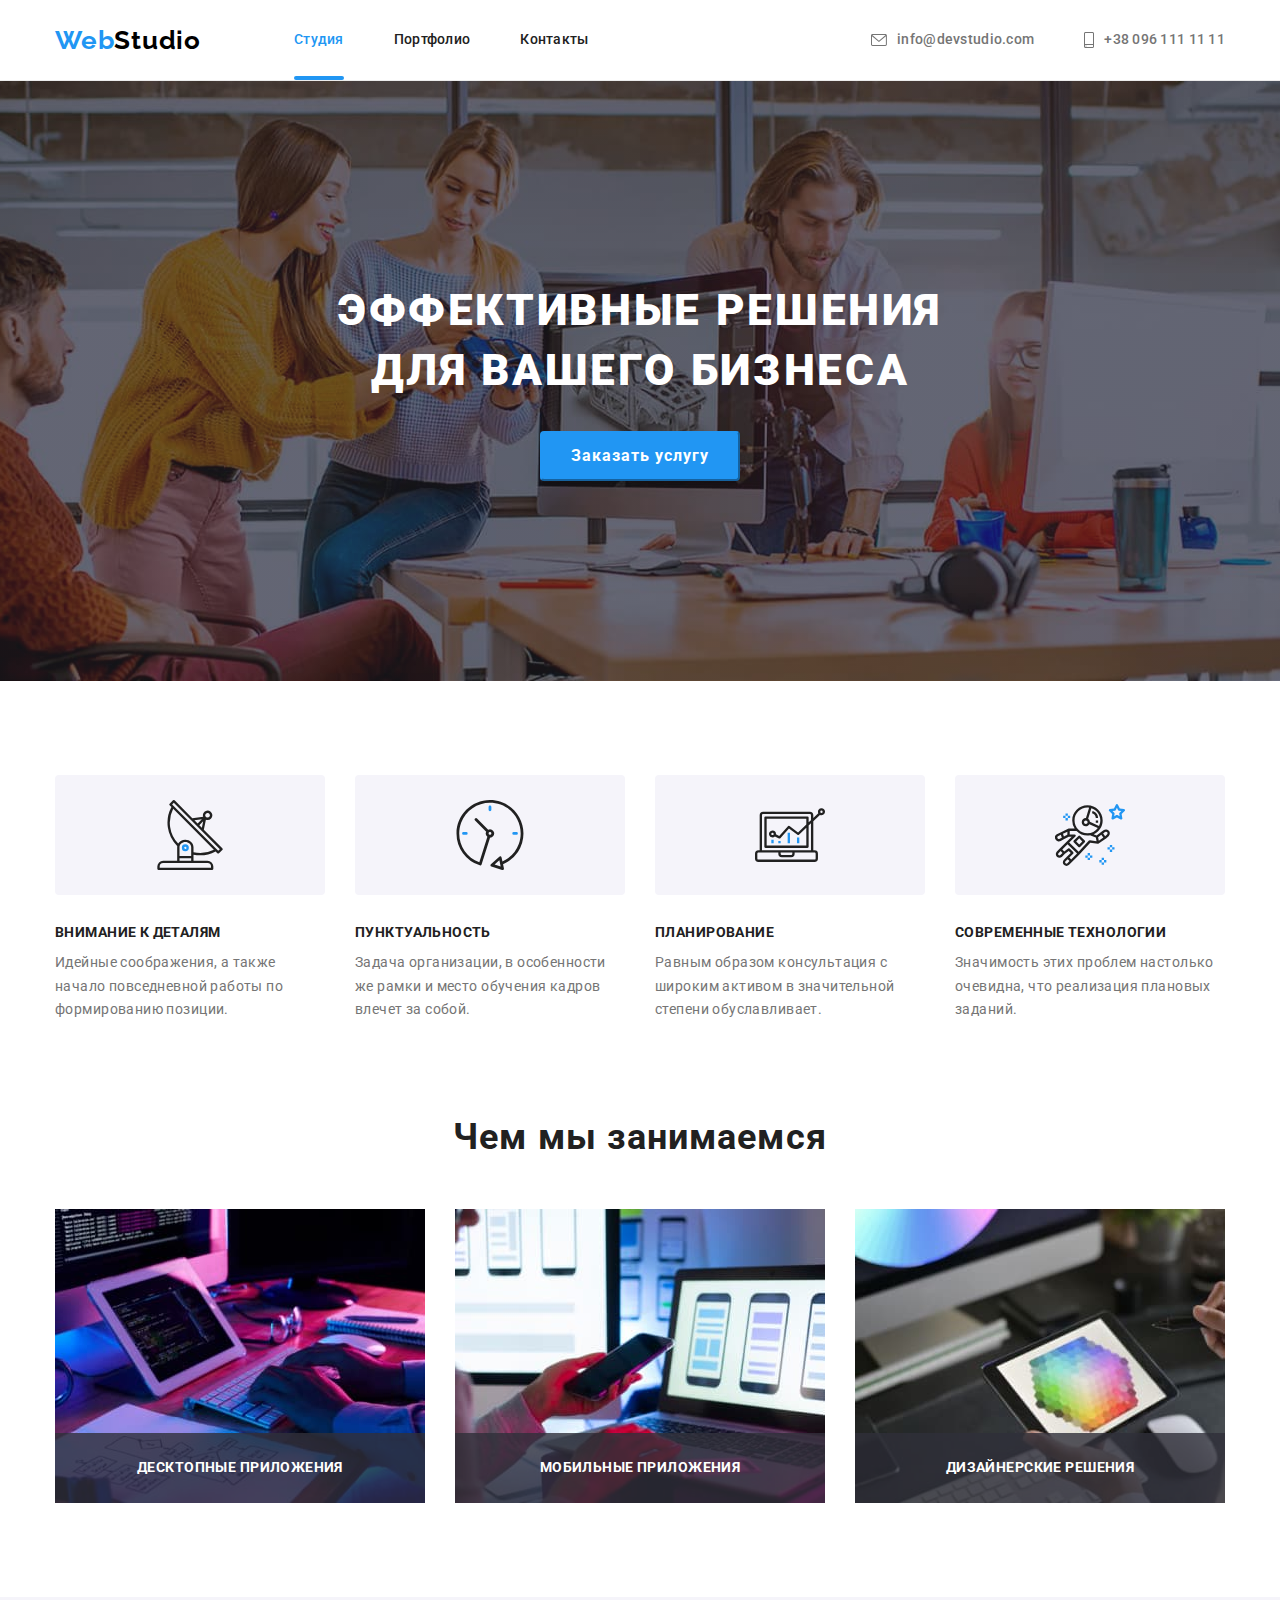
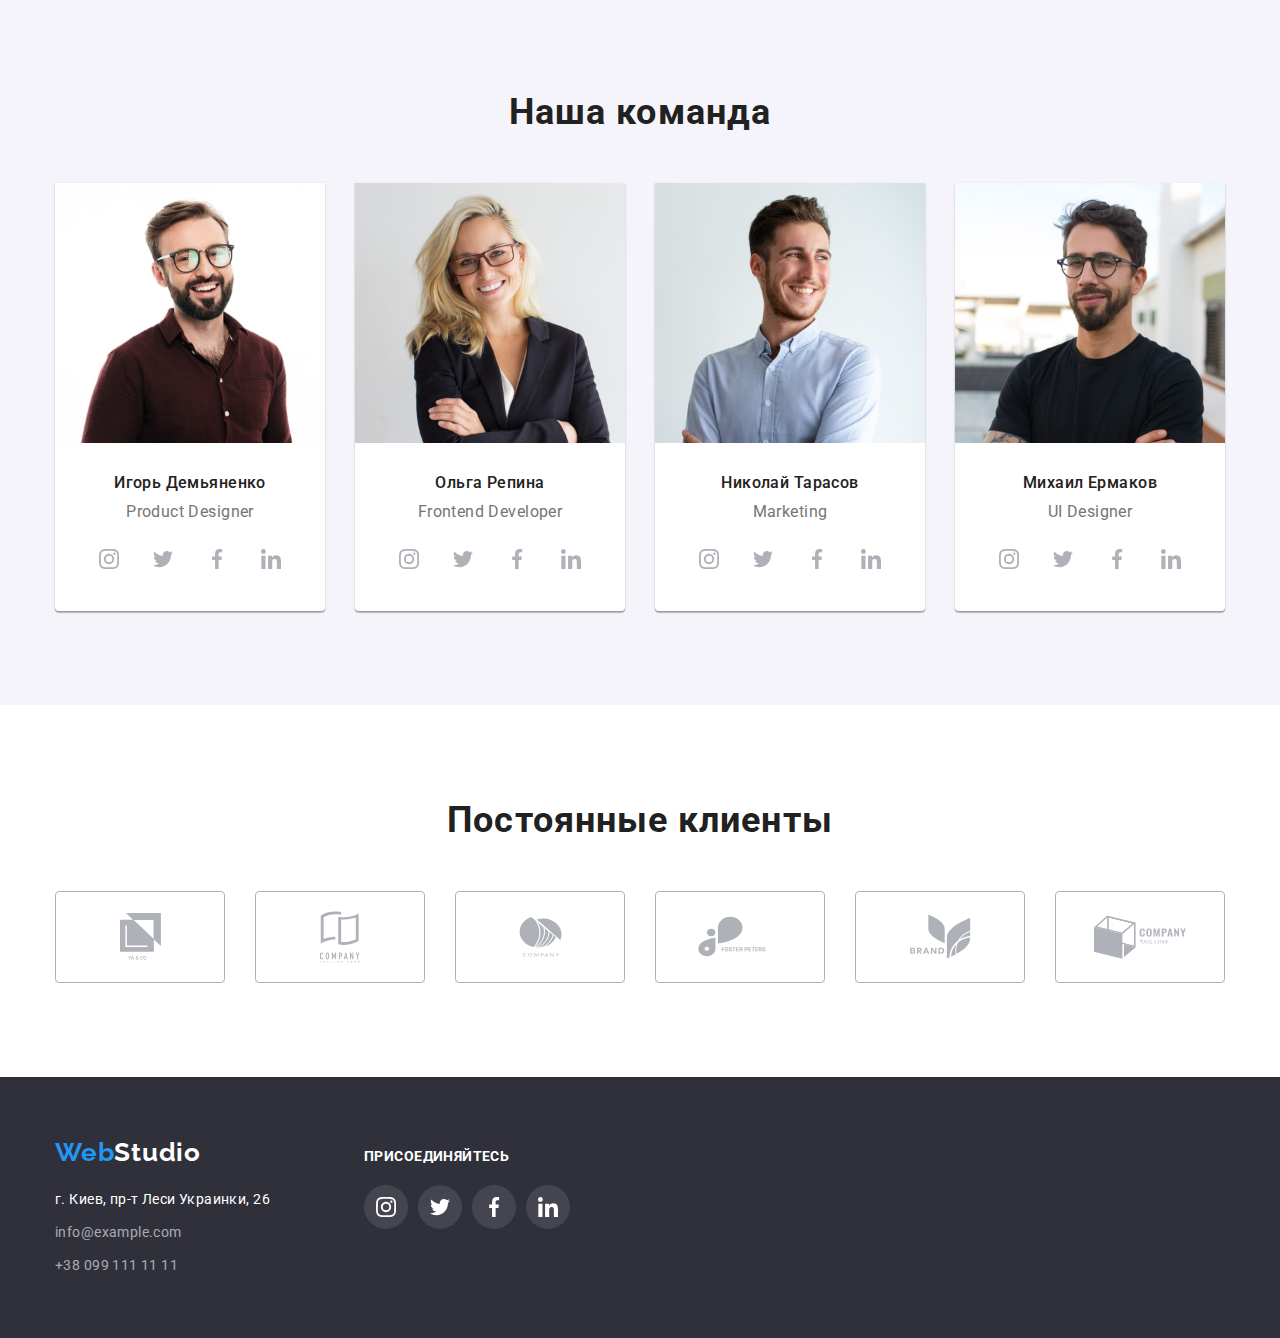
<file: index.html>
<!DOCTYPE html>
<html lang="ru">
  <head>
    <meta charset="UTF-8" />
    <meta http-equiv="X-UA-Compatible" content="IE=edge" />
    <meta name="viewport" content="width=device-width, initial-scale=1.0" />
    <link rel="preconnect" href="https://fonts.googleapis.com" />
    <link rel="preconnect" href="https://fonts.gstatic.com" crossorigin />
    <link
      href="https://fonts.googleapis.com/css2?family=Raleway:wght@700&family=Roboto:wght@400;500;700;900&display=swap"
      rel="stylesheet"
    />
    <title>WebStudio</title>
    <!-- Normalize styles -->
    <link
      rel="stylesheet"
      href="https://cdnjs.cloudflare.com/ajax/libs/modern-normalize/1.1.0/modern-normalize.css"
    />
    <link rel="stylesheet" href="./styles/styles.css" />
  </head>

  <body>
    <!-- Header -->
    <header>
      <div class="container header-container">
        <!-- Navigation -->
        <nav class="nav-container">
          <a class="logo" href="./index.html">
            <span class="logo-color">Web</span>Studio</a
          >
          <ul class="nav-link-container">
            <li class="link-item">
              <a class="nav-link current" href="./index.html">Студия</a>
            </li>
            <li class="link-item">
              <a class="nav-link" href="./portfolio.html">Портфолио</a>
            </li>
            <li class="link-item">
              <a class="nav-link" href="#Contacts">Контакты</a>
            </li>
          </ul>
        </nav>
        <!--Contacts-->
        <ul class="head-contacts">
          <li class="contacts-item">
            <a class="contact-header" href="mailto:info@devstudio.com">
              <svg class="icon-contact" width="16" height="12">
                <use href="./images/icons.svg#icon-envelope"></use>
              </svg>
              info@devstudio.com</a
            >
          </li>
          <li class="contacts-item tel">
            <a class="contact-header" href="tel:+380961111111"
              ><svg class="icon-contact" width="10" height="16">
                <use href="./images/icons.svg#icon-smartphone"></use>
              </svg>
              +38 096 111 11 11</a
            >
          </li>
        </ul>
      </div>
    </header>
    <!-- Main -->
    <main>
      <!-- Order -->
      <section class="hero-section">
        <div class="container centered hero">
          <h1 class="hero-title">Эффективные решения для вашего бизнеса</h1>

          <button class="main-btn" data-modal-open type="button">
            Заказать услугу
          </button>
          <div class="backdrop is-hidden" data-modal>
            <div class="hero-modal">
              <button class="btn-modal-close" data-modal-close type="button">
                <svg width="18" height="18">
                  <use href="./images/icons.svg#icon-close-black"></use>
                </svg>
              </button>
            </div>
          </div>
        </div>
      </section>
      <!-- Benefits -->
      <section>
        <div class="container benefits">
          <h2 class="visually-hidden">Преимущества</h2>
          <ul class="benefits-list">
            <li class="benefits-item">
              <div class="icon-benefits">
                <svg width="70" height="70">
                  <use href="./images/icons.svg#icon-antenna"></use>
                </svg>
              </div>
              <h3 class="benefits-subtitle">Внимание к деталям</h3>
              <p>
                Идейные соображения, а также начало повседневной работы по
                формированию позиции.
              </p>
            </li>
            <li class="benefits-item">
              <div class="icon-benefits">
                <svg width="70" height="70">
                  <use href="./images/icons.svg#icon-clock"></use>
                </svg>
              </div>
              <h3 class="benefits-subtitle">Пунктуальность</h3>
              <p>
                Задача организации, в особенности же рамки и место обучения
                кадров влечет за собой.
              </p>
            </li>
            <li class="benefits-item">
              <div class="icon-benefits">
                <svg width="70" height="70">
                  <use href="./images/icons.svg#icon-diagram"></use>
                </svg>
              </div>
              <h3 class="benefits-subtitle">Планирование</h3>
              <p>
                Равным образом консультация с широким активом в значительной
                степени обуславливает.
              </p>
            </li>
            <li class="benefits-item">
              <div class="icon-benefits">
                <svg width="70" height="70">
                  <use href="./images/icons.svg#icon-astronaut"></use>
                </svg>
              </div>
              <h3 class="benefits-subtitle">Современные технологии</h3>
              <p>
                Значимость этих проблем настолько очевидна, что реализация
                плановых заданий.
              </p>
            </li>
          </ul>
        </div>
      </section>
      <!-- Services -->
      <section class="services">
        <div class="container services">
          <h2 class="section-title">Чем мы занимаемся</h2>
          <ul class="selection-list">
            <li class="selection-item">
              <img
                src="./images/services/box1.jpg"
                alt="Приложения для ПК"
                width="370"
                height="294"
              />
              <h3 class="selection-item-text">Десктопные приложения</h3>
            </li>
            <li class="selection-item">
              <img
                src="./images/services/box2.jpg"
                alt="Приложения для телефонов"
                width="370"
                height="294"
              />
              <h3 class="selection-item-text">Мобильные приложения</h3>
            </li>
            <li class="selection-item">
              <img
                src="./images/services/box3.jpg"
                alt="Приложения для планшетов"
                width="370"
                height="294"
              />
              <h3 class="selection-item-text">Дизайнерские решения</h3>
            </li>
          </ul>
        </div>
      </section>
      <!-- Team -->
      <section class="section-team">
        <div class="container team">
          <h2 class="section-title">Наша команда</h2>
          <ul class="team-list">
            <li class="team-item">
              <img
                src="./images/team/pr-designer.jpg"
                alt="Игорь Демьяненко"
                width="270"
                height="260"
              />
              <h3 class="team-subtitle">Игорь Демьяненко</h3>
              <p class="job-title" lang="en">Product Designer</p>
              <ul class="social-link-list">
                <li class="social-item">
                  <a
                    class="social-link-item"
                    href="#"
                    target="_blank"
                    rel="noopener noreferrer"
                    aria-label="instagram"
                    ><svg class="social-link" width="20" height="20">
                      <use href="./images/icons.svg#icon-instagram"></use>
                    </svg>
                  </a>
                </li>
                <li class="social-item">
                  <a
                    class="social-link-item"
                    href="#"
                    target="_blank"
                    rel="noopener noreferrer"
                    aria-label="instagram"
                    ><svg class="social-link" width="20" height="20">
                      <use href="./images/icons.svg#icon-twitter"></use>
                    </svg>
                  </a>
                </li>
                <li class="social-item">
                  <a
                    class="social-link-item"
                    href="#"
                    target="_blank"
                    rel="noopener noreferrer"
                    aria-label="instagram"
                    ><svg class="social-link" width="20" height="20">
                      <use href="./images/icons.svg#icon-facebook"></use>
                    </svg>
                  </a>
                </li>
                <li class="social-item">
                  <a
                    class="social-link-item"
                    href="#"
                    target="_blank"
                    rel="noopener noreferrer"
                    aria-label="instagram"
                    ><svg class="social-link" width="20" height="20">
                      <use href="./images/icons.svg#icon-linkedin"></use>
                    </svg>
                  </a>
                </li>
              </ul>
            </li>
            <li class="team-item">
              <img
                src="./images/team/developer.jpg"
                alt="Ольга Репина"
                width="270"
                height="260"
              />
              <h3 class="team-subtitle">Ольга Репина</h3>
              <p class="job-title" lang="en">Frontend Developer</p>
              <ul class="social-link-list">
                <li class="social-item">
                  <a
                    class="social-link-item"
                    href="#"
                    target="_blank"
                    rel="noopener noreferrer"
                    aria-label="instagram"
                    ><svg class="social-link" width="20" height="20">
                      <use href="./images/icons.svg#icon-instagram"></use>
                    </svg>
                  </a>
                </li>
                <li class="social-item">
                  <a
                    class="social-link-item"
                    href="#"
                    target="_blank"
                    rel="noopener noreferrer"
                    aria-label="instagram"
                    ><svg class="social-link" width="20" height="20">
                      <use href="./images/icons.svg#icon-twitter"></use>
                    </svg>
                  </a>
                </li>
                <li class="social-item">
                  <a
                    class="social-link-item"
                    href="#"
                    target="_blank"
                    rel="noopener noreferrer"
                    aria-label="instagram"
                    ><svg class="social-link" width="20" height="20">
                      <use href="./images/icons.svg#icon-facebook"></use>
                    </svg>
                  </a>
                </li>
                <li class="social-item">
                  <a
                    class="social-link-item"
                    href="#"
                    target="_blank"
                    rel="noopener noreferrer"
                    aria-label="instagram"
                    ><svg class="social-link" width="20" height="20">
                      <use href="./images/icons.svg#icon-linkedin"></use>
                    </svg>
                  </a>
                </li>
              </ul>
            </li>
            <li class="team-item">
              <img
                src="./images/team/marketing.jpg"
                alt="Николай Тарасов"
                width="270"
                height="260"
              />
              <h3 class="team-subtitle">Николай Тарасов</h3>
              <p class="job-title" lang="en">Marketing</p>
              <ul class="social-link-list">
                <li class="social-item">
                  <a
                    class="social-link-item"
                    href="#"
                    target="_blank"
                    rel="noopener noreferrer"
                    aria-label="instagram"
                    ><svg class="social-link" width="20" height="20">
                      <use href="./images/icons.svg#icon-instagram"></use>
                    </svg>
                  </a>
                </li>
                <li class="social-item">
                  <a
                    class="social-link-item"
                    href="#"
                    target="_blank"
                    rel="noopener noreferrer"
                    aria-label="instagram"
                    ><svg class="social-link" width="20" height="20">
                      <use href="./images/icons.svg#icon-twitter"></use>
                    </svg>
                  </a>
                </li>
                <li class="social-item">
                  <a
                    class="social-link-item"
                    href="#"
                    target="_blank"
                    rel="noopener noreferrer"
                    aria-label="instagram"
                    ><svg class="social-link" width="20" height="20">
                      <use href="./images/icons.svg#icon-facebook"></use>
                    </svg>
                  </a>
                </li>
                <li class="social-item">
                  <a
                    class="social-link-item"
                    href="#"
                    target="_blank"
                    rel="noopener noreferrer"
                    aria-label="instagram"
                    ><svg class="social-link" width="20" height="20">
                      <use href="./images/icons.svg#icon-linkedin"></use>
                    </svg>
                  </a>
                </li>
              </ul>
            </li>
            <li class="team-item">
              <img
                src="./images/team/ui-designer.jpg"
                alt="Михаил Ермаков"
                width="270"
                height="260"
              />
              <h3 class="team-subtitle">Михаил Ермаков</h3>
              <p class="job-title" lang="en">UI Designer</p>
              <ul class="social-link-list">
                <li class="social-item">
                  <a
                    class="social-link-item"
                    href="#"
                    target="_blank"
                    rel="noopener noreferrer"
                    aria-label="instagram"
                    ><svg class="social-link" width="20" height="20">
                      <use href="./images/icons.svg#icon-instagram"></use>
                    </svg>
                  </a>
                </li>
                <li class="social-item">
                  <a
                    class="social-link-item"
                    href="#"
                    target="_blank"
                    rel="noopener noreferrer"
                    aria-label="instagram"
                    ><svg class="social-link" width="20" height="20">
                      <use href="./images/icons.svg#icon-twitter"></use>
                    </svg>
                  </a>
                </li>
                <li class="social-item">
                  <a
                    class="social-link-item"
                    href="#"
                    target="_blank"
                    rel="noopener noreferrer"
                    aria-label="instagram"
                    ><svg class="social-link" width="20" height="20">
                      <use href="./images/icons.svg#icon-facebook"></use>
                    </svg>
                  </a>
                </li>
                <li class="social-item">
                  <a
                    class="social-link-item"
                    href="#"
                    target="_blank"
                    rel="noopener noreferrer"
                    aria-label="instagram"
                    ><svg class="social-link" width="20" height="20">
                      <use href="./images/icons.svg#icon-linkedin"></use>
                    </svg>
                  </a>
                </li>
              </ul>
            </li>
          </ul>
        </div>
      </section>
      <!-- Regular customers -->
      <section>
        <div class="container">
          <h2 class="section-title">Постоянные клиенты</h2>
          <ul class="customers-title">
            <li class="customers-item">
              <a
                class="customers-link-item"
                href="#"
                target="_blank"
                rel="noopener noreferrer"
                aria-label="customers 1"
                ><svg class="icon-customers" width="41" height="47">
                  <use href="./images/icons.svg#icon-group1"></use>
                </svg>
              </a>
            </li>
            <li class="customers-item">
              <a
                class="customers-link-item"
                href="#"
                target="_blank"
                rel="noopener noreferrer"
                aria-label="customers 2"
                ><svg class="icon-customers" width="40" height="52">
                  <use href="./images/icons.svg#icon-group2"></use>
                </svg>
              </a>
            </li>
            <li class="customers-item">
              <a
                class="customers-link-item"
                href="#"
                target="_blank"
                rel="noopener noreferrer"
                aria-label="customers 3"
                ><svg class="icon-customers" width="43" height="41">
                  <use href="./images/icons.svg#icon-group3"></use>
                </svg>
              </a>
            </li>
            <li class="customers-item">
              <a
                class="customers-link-item"
                href="#"
                target="_blank"
                rel="noopener noreferrer"
                aria-label="customers 4"
                ><svg class="icon-customers" width="84" height="41">
                  <use href="./images/icons.svg#icon-group4"></use>
                </svg>
              </a>
            </li>
            <li class="customers-item">
              <a
                class="customers-link-item"
                href="#"
                target="_blank"
                rel="noopener noreferrer"
                aria-label="customers 5"
                ><svg class="icon-customers" width="63" height="45">
                  <use href="./images/icons.svg#icon-group5"></use>
                </svg>
              </a>
            </li>
            <li class="customers-item">
              <a
                class="customers-link-item"
                href="#"
                target="_blank"
                rel="noopener noreferrer"
                aria-label="customers 6"
                ><svg class="icon-customers" width="94" height="44">
                  <use href="./images/icons.svg#icon-group6"></use>
                </svg>
              </a>
            </li>
          </ul>
        </div>
      </section>
    </main>
    <!-- Footer -->
    <footer>
      <div class="container footer-container">
        <div>
          <a class="logo logo-footer" href="./index.html">
            <span class="logo-color">Web</span
            ><span class="logo-color-footer">Studio</span></a
          >
          <address id="Contacts">
            <ul>
              <li class="adress-item">
                <a
                  class="address-footer"
                  href="https://goo.gl/maps/XzDrCH9YL9LTSnce7"
                  target="_blank"
                  rel="noopener noreferrer"
                  >г. Киев, пр-т Леси Украинки, 26</a
                >
              </li>
              <li class="adress-item">
                <a class="contact-footer" href="mailto:info@example.com"
                  >info@example.com</a
                >
              </li>
              <li class="adress-item">
                <a class="contact-footer" href="tel:+380991111111"
                  >+38 099 111 11 11</a
                >
              </li>
            </ul>
          </address>
        </div>
        <div class="social-link-bloc">
          <p class="social-link-title">Присоединяйтесь</p>
          <ul class="social-link-list footer">
            <li class="social-item footer">
              <a
                class="social-link-item footer"
                href="#"
                target="_blank"
                rel="noopener noreferrer"
                aria-label="instagram"
                ><svg class="social-link" width="20" height="20">
                  <use href="./images/icons.svg#icon-instagram"></use>
                </svg>
              </a>
            </li>
            <li class="social-item footer">
              <a
                class="social-link-item footer"
                href="#"
                target="_blank"
                rel="noopener noreferrer"
                aria-label="instagram"
                ><svg class="social-link" width="20" height="20">
                  <use href="./images/icons.svg#icon-twitter"></use>
                </svg>
              </a>
            </li>
            <li class="social-item footer">
              <a
                class="social-link-item footer"
                href="#"
                target="_blank"
                rel="noopener noreferrer"
                aria-label="instagram"
                ><svg class="social-link" width="20" height="20">
                  <use href="./images/icons.svg#icon-facebook"></use>
                </svg>
              </a>
            </li>
            <li class="social-item footer">
              <a
                class="social-link-item footer"
                href="#"
                target="_blank"
                rel="noopener noreferrer"
                aria-label="instagram"
                ><svg class="social-link" width="20" height="20">
                  <use href="./images/icons.svg#icon-linkedin"></use>
                </svg>
              </a>
            </li>
          </ul>
        </div>
      </div>
    </footer>
    <script src="./js/modal.js"></script>
  </body>
</html>
</file>
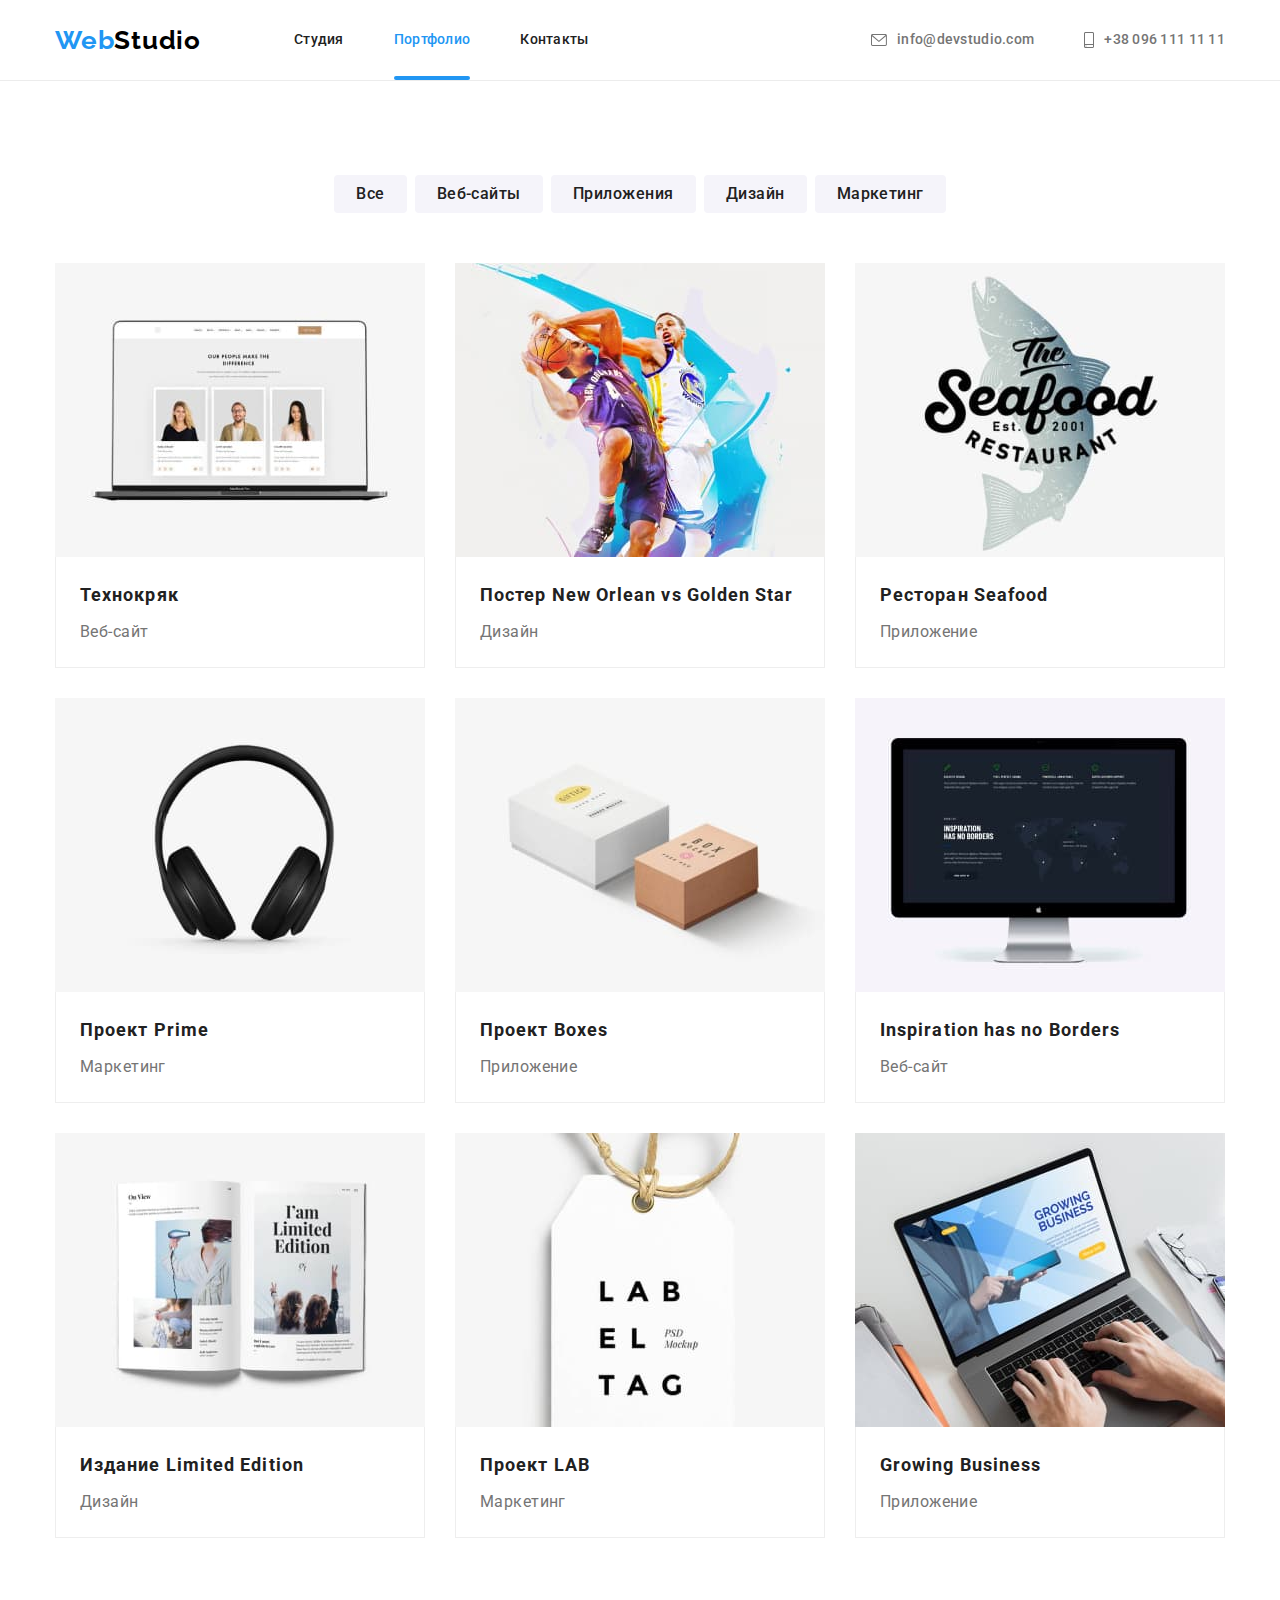
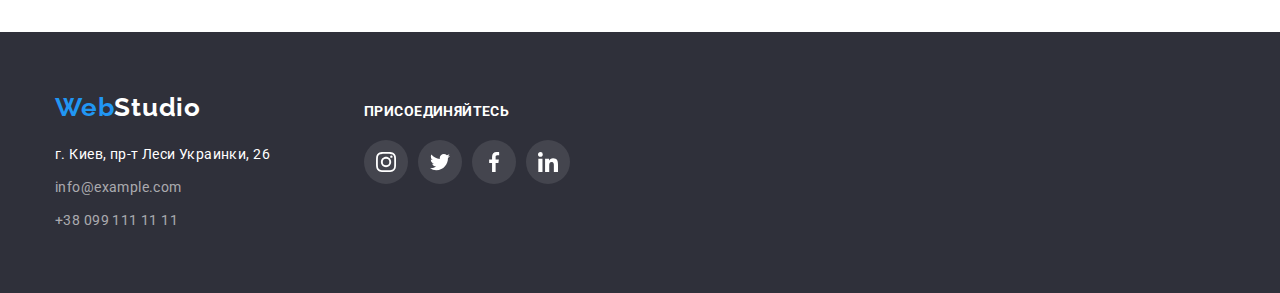
<file: portfolio.html>
<!DOCTYPE html>
<html lang="ru">
  <head>
    <meta charset="UTF-8" />
    <meta http-equiv="X-UA-Compatible" content="IE=edge" />
    <meta name="viewport" content="width=device-width, initial-scale=1.0" />
    <link rel="preconnect" href="https://fonts.googleapis.com" />
    <link rel="preconnect" href="https://fonts.gstatic.com" crossorigin />
    <link
      href="https://fonts.googleapis.com/css2?family=Raleway:wght@700&family=Roboto:wght@400;500;700;900&display=swap"
      rel="stylesheet"
    />
    <title>WebStudio</title>
    <!-- Normalize styles -->
    <link
      rel="stylesheet"
      href="https://cdnjs.cloudflare.com/ajax/libs/modern-normalize/1.1.0/modern-normalize.css"
    />
    <link rel="stylesheet" href="./styles/styles.css" />
  </head>
  <body>
    <!-- Header -->
    <header>
      <div class="container header-container">
        <!-- Navigation -->
        <nav class="nav-container">
          <a class="logo" href="./index.html">
            <span class="logo-color">Web</span>Studio</a
          >
          <ul class="nav-link-container">
            <li class="link-item">
              <a class="nav-link" href="./index.html">Студия</a>
            </li>
            <li class="link-item">
              <a class="nav-link current" href="./portfolio.html">Портфолио</a>
            </li>
            <li class="link-item">
              <a class="nav-link" href="#Contacts">Контакты</a>
            </li>
          </ul>
        </nav>
        <!--Contacts-->
        <ul class="head-contacts">
          <li class="contacts-item">
            <a class="contact-header" href="mailto:info@devstudio.com">
              <svg class="icon-contact" width="16" height="12">
                <use href="./images/icons.svg#icon-envelope"></use>
              </svg>
              info@devstudio.com</a
            >
          </li>
          <li class="contacts-item tel">
            <a class="contact-header" href="tel:+380961111111"
              ><svg class="icon-contact" width="10" height="16">
                <use href="./images/icons.svg#icon-smartphone"></use>
              </svg>
              +38 096 111 11 11</a
            >
          </li>
        </ul>
      </div>
    </header>
    <!-- Main -->
    <main>
      <!-- Works -->
      <section>
        <div class="container portfolio">
          <h1 class="visually-hidden">Примеры работ</h1>
          <!-- Works menu-->
          <ul class="works-menu">
            <li><button type="button" class="works-btn">Все</button></li>
            <li><button type="button" class="works-btn">Веб-сайты</button></li>
            <li><button type="button" class="works-btn">Приложения</button></li>
            <li><button type="button" class="works-btn">Дизайн</button></li>
            <li><button type="button" class="works-btn">Маркетинг</button></li>
          </ul>
          <!-- Work examples-->
          <ul class="work-examples">
            <li class="work-item">
              <a class="work-item-link" href="#">
                <div class="work-item-popup">
                  <img
                    src="./images/works/works1.jpg"
                    alt="Пример работы"
                    width="370"
                    height="294"
                  />
                  <p class="works-title-info">
                    Ресурс предлагает комплексные предложения с разным уровнем
                    функционала и сервисов. Все это позволит посетителю получить
                    исчерпывающие сведения о компании или частном лице.
                  </p>
                </div>
                <div class="work-item-info">
                  <h2 class="works-title">Технокряк</h2>
                  <p class="works-type">Веб-сайт</p>
                </div>
              </a>
            </li>
            <li class="work-item">
              <a class="work-item-link" href="#">
                <img
                  src="./images/works/works2.jpg"
                  alt="Пример работы"
                  width="370"
                  height="294"
                />
                <div class="work-item-info">
                  <h2 class="works-title">
                    Постер <span lang="en">New Orlean vs Golden Star</span>
                  </h2>
                  <p class="works-type">Дизайн</p>
                </div>
              </a>
            </li>
            <li class="work-item">
              <a class="work-item-link" href="#">
                <img
                  src="./images/works/works3.jpg"
                  alt="Пример работы"
                  width="370"
                  height="294"
                />
                <div class="work-item-info">
                  <h2 class="works-title">
                    Ресторан <span lang="en">Seafood</span>
                  </h2>
                  <p class="works-type">Приложение</p>
                </div>
              </a>
            </li>
            <li class="work-item">
              <a class="work-item-link" href="#">
                <img
                  src="./images/works/works4.jpg"
                  alt="Пример работы"
                  width="370"
                  height="294"
                />
                <div class="work-item-info">
                  <h2 class="works-title">
                    Проект <span lang="en">Prime</span>
                  </h2>
                  <p class="works-type">Маркетинг</p>
                </div>
              </a>
            </li>
            <li class="work-item">
              <a class="work-item-link" href="#">
                <img
                  src="./images/works/works5.jpg"
                  alt="Пример работы"
                  width="370"
                  height="294"
                />
                <div class="work-item-info">
                  <h2 class="works-title">
                    Проект <span lang="en">Boxes</span>
                  </h2>
                  <p class="works-type">Приложение</p>
                </div>
              </a>
            </li>
            <li class="work-item">
              <a class="work-item-link" href="#">
                <img
                  src="./images/works/works6.jpg"
                  alt="Пример работы"
                  width="370"
                  height="294"
                />
                <div class="work-item-info">
                  <h2 class="works-title" lang="en">
                    Inspiration has no Borders
                  </h2>
                  <p class="works-type">Веб-сайт</p>
                </div>
              </a>
            </li>
            <li class="work-item">
              <a class="work-item-link" href="#">
                <img
                  src="./images/works/works7.jpg"
                  alt="Пример работы"
                  width="370"
                  height="294"
                />
                <div class="work-item-info">
                  <h2 class="works-title">
                    Издание <span lang="en">Limited Edition</span>
                  </h2>
                  <p class="works-type">Дизайн</p>
                </div>
              </a>
            </li>
            <li class="work-item">
              <a class="work-item-link" href="#">
                <img
                  src="./images/works/works8.jpg"
                  alt="Пример работы"
                  width="370"
                  height="294"
                />
                <div class="work-item-info">
                  <h2 class="works-title">Проект LAB</h2>
                  <p class="works-type">Маркетинг</p>
                </div>
              </a>
            </li>
            <li class="work-item">
              <a class="work-item-link" href="#">
                <img
                  src="./images/works/works9.jpg"
                  alt="Пример работы"
                  width="370"
                  height="294"
                />
                <div class="work-item-info">
                  <h2 class="works-title" lang="en">Growing Business</h2>
                  <p class="works-type">Приложение</p>
                </div>
              </a>
            </li>
          </ul>
        </div>
      </section>
    </main>
    <!-- Footer -->
    <footer>
      <div class="container footer-container">
        <div>
          <a class="logo logo-footer" href="./index.html">
            <span class="logo-color">Web</span
            ><span class="logo-color-footer">Studio</span></a
          >
          <address id="Contacts">
            <ul>
              <li class="adress-item">
                <a
                  class="address-footer"
                  href="https://goo.gl/maps/XzDrCH9YL9LTSnce7"
                  target="_blank"
                  rel="noopener noreferrer"
                  >г. Киев, пр-т Леси Украинки, 26</a
                >
              </li>
              <li class="adress-item">
                <a class="contact-footer" href="mailto:info@example.com"
                  >info@example.com</a
                >
              </li>
              <li class="adress-item">
                <a class="contact-footer" href="tel:+380991111111"
                  >+38 099 111 11 11</a
                >
              </li>
            </ul>
          </address>
        </div>
        <div class="social-link-bloc">
          <p class="social-link-title">Присоединяйтесь</p>
          <ul class="social-link-list footer">
            <li class="social-item footer">
              <a
                class="social-link-item footer"
                href="#"
                target="_blank"
                rel="noopener noreferrer"
                aria-label="instagram"
                ><svg class="social-link" width="20" height="20">
                  <use href="./images/icons.svg#icon-instagram"></use>
                </svg>
              </a>
            </li>
            <li class="social-item footer">
              <a
                class="social-link-item footer"
                href="#"
                target="_blank"
                rel="noopener noreferrer"
                aria-label="instagram"
                ><svg class="social-link" width="20" height="20">
                  <use href="./images/icons.svg#icon-twitter"></use>
                </svg>
              </a>
            </li>
            <li class="social-item footer">
              <a
                class="social-link-item footer"
                href="#"
                target="_blank"
                rel="noopener noreferrer"
                aria-label="instagram"
                ><svg class="social-link" width="20" height="20">
                  <use href="./images/icons.svg#icon-facebook"></use>
                </svg>
              </a>
            </li>
            <li class="social-item footer">
              <a
                class="social-link-item footer"
                href="#"
                target="_blank"
                rel="noopener noreferrer"
                aria-label="instagram"
                ><svg class="social-link" width="20" height="20">
                  <use href="./images/icons.svg#icon-linkedin"></use>
                </svg>
              </a>
            </li>
          </ul>
        </div>
      </div>
    </footer>
  </body>
</html>
</file>
<file: styles/styles.css>
:root {
  /* fonts */
  --logo-font: "Raleway";
  --main-font: "Roboto";

  /* colors */
  --main-theme: #ffffff;
  --secondary-theme: #f5f4fa;
  --accent-theme: #2f303a;

  --main-txt-color: #757575;
  --secondary-txt-color: #212121;
  --tertiary-txt-color: #ffffff;
  --accent-color: #2196f3;
  --icon-color: #afb1b8;

  /* transition-timing */
  --cubic-bezier-1: cubic-bezier(0.4, 0, 0.2, 1);
}

li {
  list-style: none;
}
a {
  text-decoration: none;

  color: var(--main-txt-color);
}

a:focus {
  outline: none;
}

button:focus {
  outline: none;
}

.visually-hidden {
  position: absolute;
  width: 1px;
  height: 1px;
  margin: -1px;
  border: 0;
  padding: 0;
  white-space: nowrap;
  clip-path: inset(100%);
  clip: rect(0 0 0 0);
  overflow: hidden;
}

/* Body */
body {
  font-family: var(--main-font), sans-serif;
  color: var(--main-txt-color);
  background-color: var(--main-theme);
  font-size: 14px;
  line-height: 1.71;
  letter-spacing: 0.03em;
}
h1,
h2,
h3,
h4,
p {
  margin: 0;
}

img {
  display: block;
  max-width: 100%;
  height: auto;
}
ul {
  padding: 0px;
  margin: 0px;
}

.container {
  width: 1200px;
  padding: 0 15px;
  margin-right: auto;
  margin-left: auto;
  /* outline: solid red; */
}

/* Header */
header {
  border-bottom: 1px solid #ececec;
  /* background-color: #ffffff;
  box-shadow: 0px 4px 4px rgba(0, 0, 0, 0.25); */
}

.header-container {
  display: flex;
  align-items: center;
}

.logo {
  padding-top: 25px;
  padding-bottom: 24px;

  font-family: var(--logo-font);
  font-weight: 700;
  font-size: 26px;
  line-height: 1.19;
  letter-spacing: 0.03em;
  color: #000000;
  margin-right: 93px;
  display: block;
}

.logo-color {
  color: var(--accent-color);
}

/* Navigation */
.nav-link {
  padding: 32px 0px;

  font-weight: 500;
  line-height: 1.14;
  letter-spacing: 0.02em;
  color: var(--secondary-txt-color);
  position: relative;
}

.nav-link:hover,
.nav-link:focus {
  color: var(--accent-color);
}

.nav-link-container > .link-item {
  position: relative;
}

.current {
  color: var(--accent-color);
}

.current::after {
  position: absolute;
  display: block;

  content: "";
  bottom: -1px;
  width: 100%;
  height: 4px;
  background-color: var(--accent-color);
  border-radius: 2px;
}

.nav-container {
  display: flex;
  align-items: center;
}

.nav-link-container {
  display: flex;
}

.link-item:not(:last-child) {
  margin-right: 50px;
}

/* Contacts */
.contact-header {
  padding: 32px 0px;
  font-weight: 500;
  display: flex;
  align-items: center;
  line-height: 1.14;
  letter-spacing: 0.02em;
  color: var(--main-txt-color);
}

.contacts-item {
  color: var(--main-txt-color);
}

.contacts-item:not(:first-child) {
  margin-left: 50px;
}

.contact-header:hover,
.contact-header:focus {
  color: var(--accent-color);
}

.head-contacts {
  display: flex;
  margin-left: auto;
}

.icon-contact {
  margin-right: 10px;
  fill: currentColor;
}

/* Hero */

.hero-section {
  padding-top: 200px;
  padding-bottom: 200px;
  max-width: 1600px;
  margin: 0 auto;

  text-align: center;

  background: rgba(47, 48, 58, 0.4);
  background-image: linear-gradient(
      0deg,
      rgba(47, 48, 58, 0.4) 0%,
      rgba(47, 48, 58, 0.4) 100%
    ),
    url(../images/hero/hero.jpg);

  background-position: center;
  background-repeat: no-repeat;
  background-color: var(--accent-theme);
}

section {
  padding-top: 94px;
  padding-bottom: 94px;
}

.container.hero {
}

.hero-title {
  max-width: 700px;
  margin-left: auto;
  margin-right: auto;

  font-weight: 900;
  font-size: 44px;
  line-height: 1.36;
  letter-spacing: 0.06em;
  text-transform: uppercase;
  color: var(--tertiary-txt-color);
}

.main-btn {
  margin-top: 30px;
  width: 200px;
  height: 50px;

  font-family: "Roboto";
  font-weight: 700;
  font-size: 16px;
  line-height: 1.88;
  text-align: center;
  letter-spacing: 0.06em;
  color: var(--tertiary-txt-color);
  background-color: var(--accent-color);
  box-shadow: 0px 4px 4px rgba(0, 0, 0, 0.15);
  border-radius: 4px;
  border-color: var(--accent-color);
  cursor: pointer;
}

.main-btn:hover,
.main-btn:focus {
  font-family: "Roboto";
  font-weight: 700;
  font-size: 16px;
  line-height: 1.88;
  text-align: center;
  letter-spacing: 0.06em;
  color: var(--tertiary-txt-color);
  background: #188ce8;
  box-shadow: 0px 4px 4px rgba(0, 0, 0, 0.15);
  border-radius: 4px;
}

.backdrop {
  position: absolute;
  z-index: 5;
  top: 0;
  left: 0;
  display: flex;
  position: fixed;
  width: 100vw;
  height: 100vh;
  align-items: center;
  justify-content: center;
  background-color: rgba(0, 0, 0, 0.2);
  opacity: 1;
  visibility: visible;
  pointer-events: initial;
}

.backdrop.is-hidden {
  visibility: hidden;
  opacity: 0;
  pointer-events: none;
}

.hero-modal {
  position: relative;

  display: flex;
  width: 528px;
  height: 581px;

  background-color: #ffffff;
  box-shadow: 0px 1px 3px rgba(0, 0, 0, 0.12), 0px 1px 1px rgba(0, 0, 0, 0.14),
    0px 2px 1px rgba(0, 0, 0, 0.2);
  border-radius: 4px;
}

.btn-modal-close {
  position: absolute;
  top: 8px;
  right: 8px;
  width: 30px;
  height: 30px;

  border: 1px solid rgba(0, 0, 0, 0.1);
  border-radius: 50%;
  background-color: #ffffff;
  outline: #000000;
}

/* Benefits */

.benefits-list {
  display: flex;
  flex-wrap: wrap;
}

.benefits-item {
  width: 270px;
}

.benefits-item:not(:last-child) {
  margin-right: 30px;
}

.icon-benefits {
  width: 100%;
  height: 120px;
  margin-bottom: 30px;

  display: flex;
  justify-content: center;
  align-items: center;

  border-radius: 4px;
  background-color: var(--secondary-theme);
}

.benefits-subtitle {
  margin-bottom: 10px;

  font-size: 14px;
  font-weight: 700;
  line-height: 1.14;
  text-transform: uppercase;
  color: var(--secondary-txt-color);
}

/* Services */

.services {
  padding-top: 0;
}

.section-title {
  text-align: center;
  margin-bottom: 50px;

  font-weight: 700;
  font-size: 36px;
  line-height: 1.17;
  color: var(--secondary-txt-color);
  letter-spacing: 0.03em;
}

.selection-list {
  display: flex;
  flex-wrap: wrap;
}

.selection-item {
  position: relative;
  display: block;
}

.selection-item:not(:last-child) {
  margin-right: 30px;
}

.selection-item-text {
  display: flex;
  position: absolute;
  z-index: 4;

  width: 100%;
  height: 70px;
  bottom: 0;
  align-items: center;
  justify-content: center;

  color: #ffffff;
  background-color: rgba(47, 48, 58, 0.8);

  font-size: 14px;
  font-weight: 700;
  line-height: 1.14;
  text-transform: uppercase;
}

/* Team */

.team-list {
  display: flex;
  flex-direction: row;
}

.team-item {
  background: #ffffff;
  box-shadow: 0px 1px 3px rgba(0, 0, 0, 0.12), 0px 1px 1px rgba(0, 0, 0, 0.14),
    0px 2px 1px rgba(0, 0, 0, 0.2);
  border-radius: 0px 0px 4px 4px;
}

.team-item:not(:last-child) {
  margin-right: 30px;
}

.team-subtitle {
  margin-top: 30px;
  margin-bottom: 10px;

  font-weight: 500;
  font-size: 16px;
  line-height: 1.19;
  text-align: center;
  color: var(--secondary-txt-color);
}

.section-team {
  background-color: var(--secondary-theme);
}

.container.team {
}

.job-title {
  margin-bottom: 16px;

  font-size: 16px;
  line-height: 1.19;
  text-align: center;
}

.social-item {
  width: 44px;
  height: 44px;
}

.social-item:not(:last-child) {
  margin-right: 10px;
}

.social-link-list {
  margin-bottom: 30px;

  display: flex;
  justify-content: center;
}

.social-link-item {
  display: flex;
  align-items: center;
  justify-content: center;
  width: 100%;
  height: 100%;
  border-radius: 50%;
  color: var(--icon-color);
}

.social-link-item:hover,
.social-link-item:focus {
  background-color: var(--accent-color);
  color: #ffffff;
}
.social-link {
  fill: currentColor;
}

/* Regular customers */

.customers-title {
  display: flex;
  justify-content: center;
}

.customers-item {
  width: 170px;
  height: 92px;

  display: flex;
  align-items: center;
  justify-content: center;
}

.customers-link-item {
  border: 1px solid var(--icon-color);
  border-radius: 4px;
}

.customers-item:not(:last-child) {
  margin-right: 30px;
}

.customers-link-item:hover,
.customers-link-item:focus {
  color: var(--accent-color);
  border: 1px solid var(--accent-color);
  border-radius: 4px;
}

.customers-link-item {
  display: flex;
  align-items: center;
  justify-content: center;
  width: 100%;
  height: 100%;

  color: var(--icon-color);
}

.icon-customers {
  fill: currentColor;
}

/* Portfolio */

.works-menu {
  display: flex;
  justify-content: center;
  margin-bottom: 50px;
}

.works-menu li:not(:last-child) {
  margin-right: 8px;
}

.works-btn {
  padding: 6px 22px;

  font-weight: 500;
  font-size: 16px;
  line-height: 1.62;
  text-align: center;
  letter-spacing: 0.03em;
  border: 0px;
  color: var(--secondary-txt-color);
  background: var(--secondary-theme);
  border-radius: 4px;
  border-color: var(--secondary-theme);
  cursor: pointer;
}

.works-btn:hover,
.works-btn:focus {
  color: var(--tertiary-txt-color);
  background: var(--accent-color);
  box-shadow: 0px 3px 1px rgba(0, 0, 0, 0.1), 0px 1px 2px rgba(0, 0, 0, 0.08),
    0px 2px 2px rgba(0, 0, 0, 0.12);
}

.work-examples {
  display: flex;
  flex-wrap: wrap;
  margin: -15px;
}

.work-item {
  width: 370px;
  margin: 15px;
}

.work-item-link {
  position: relative;
  display: block;

  transition: box-shadow 250ms var(--cubic-bezier-1);
}

.work-item-link:hover,
.work-item-link:focus {
  /* display: block; */

  box-shadow: 0px 1px 1px rgba(0, 0, 0, 0.12), 0px 4px 4px rgba(0, 0, 0, 0.06),
    1px 4px 6px rgba(0, 0, 0, 0.16);
}

.work-item:nth-child(3n) {
  margin-right: 0px;
}

.work-item-popup {
  position: relative;
  overflow: hidden;
}

.works-title-info {
  display: flex;

  position: absolute;
  top: 0;
  width: 100%;
  height: 294px;
  padding: 24px;

  align-items: center;
  justify-content: center;

  transform: translateY(100%);
  transition: transform 250ms var(--cubic-bezier-1);
  opacity: 0;

  font-size: 18px;
  line-height: 1.56;
  color: #ffffff;
  background-color: rgba(33, 150, 243, 0.9);
}
.works-title {
  font-weight: 700;
  font-size: 18px;
  line-height: 2;
  letter-spacing: 0.06em;
  color: var(--secondary-txt-color);
}

.works-type {
  font-size: 16px;
  line-height: 1.88;
}

.work-item-link:hover .works-title-info,
.work-item-link:focus .works-title-info {
  opacity: 1;
  transform: translateY(0%);
}

.work-item-info {
  padding: 20px 24px;

  border-right: 1px solid #eeeeee;
  border-bottom: 1px solid #eeeeee;
  border-left: 1px solid #eeeeee;
}

.works-title {
  margin-bottom: 4px;
}

/* .works-title-info:hover {
  opacity: 1;
} */

/* Footer */
footer {
  padding-top: 60px;
  padding-bottom: 60px;

  background-color: var(--accent-theme);
}

.footer-container {
  display: flex;
  align-items: baseline;
}

.logo.logo-footer {
  margin-bottom: 20px;
  padding-top: 0;
  padding-bottom: 0;
}

.logo-color-footer {
  color: var(--tertiary-txt-color);
}

.adress-item:not(:last-child) {
  margin-bottom: 9px;
}

.contact-footer {
  font-style: normal;
  line-height: 1.71;
  color: rgba(255, 255, 255, 0.6);
}

.address-footer {
  font-style: normal;
  line-height: 1.71;
  color: var(--tertiary-txt-color);
}

.address-footer:hover,
.address-footer:focus,
.contact-footer:hover,
.contact-footer:focus {
  color: var(--accent-color);
}

.social-link-bloc {
  margin-left: 70px;
}

.social-link-title {
  margin-bottom: 20px;

  font-weight: 700;
  line-height: 1.14;
  text-transform: uppercase;
  color: #ffffff;
}

.social-link-list.footer {
  margin-bottom: 0;
}

.social-link-item.footer {
  color: #ffffff;
}

.social-item.footer {
  background-color: rgba(255, 255, 255, 0.1);
  border-radius: 50%;
}
</file>
